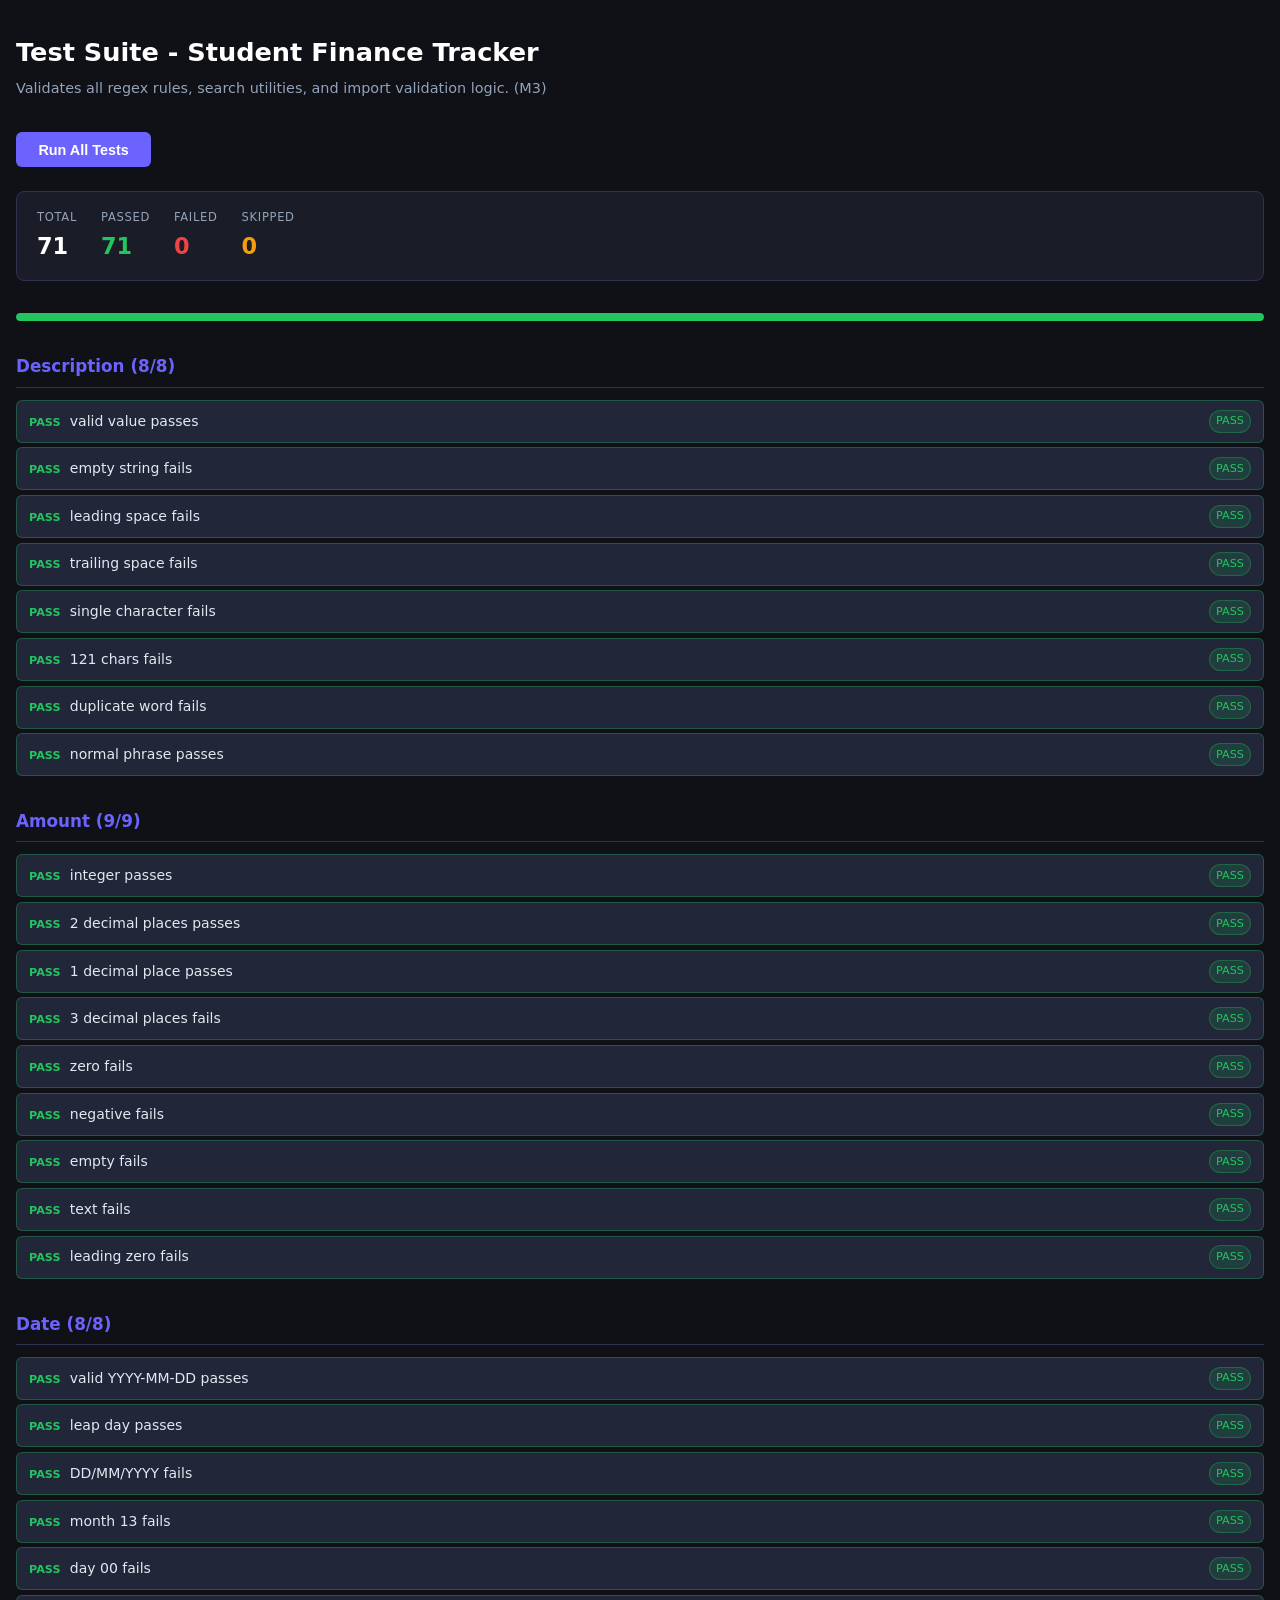
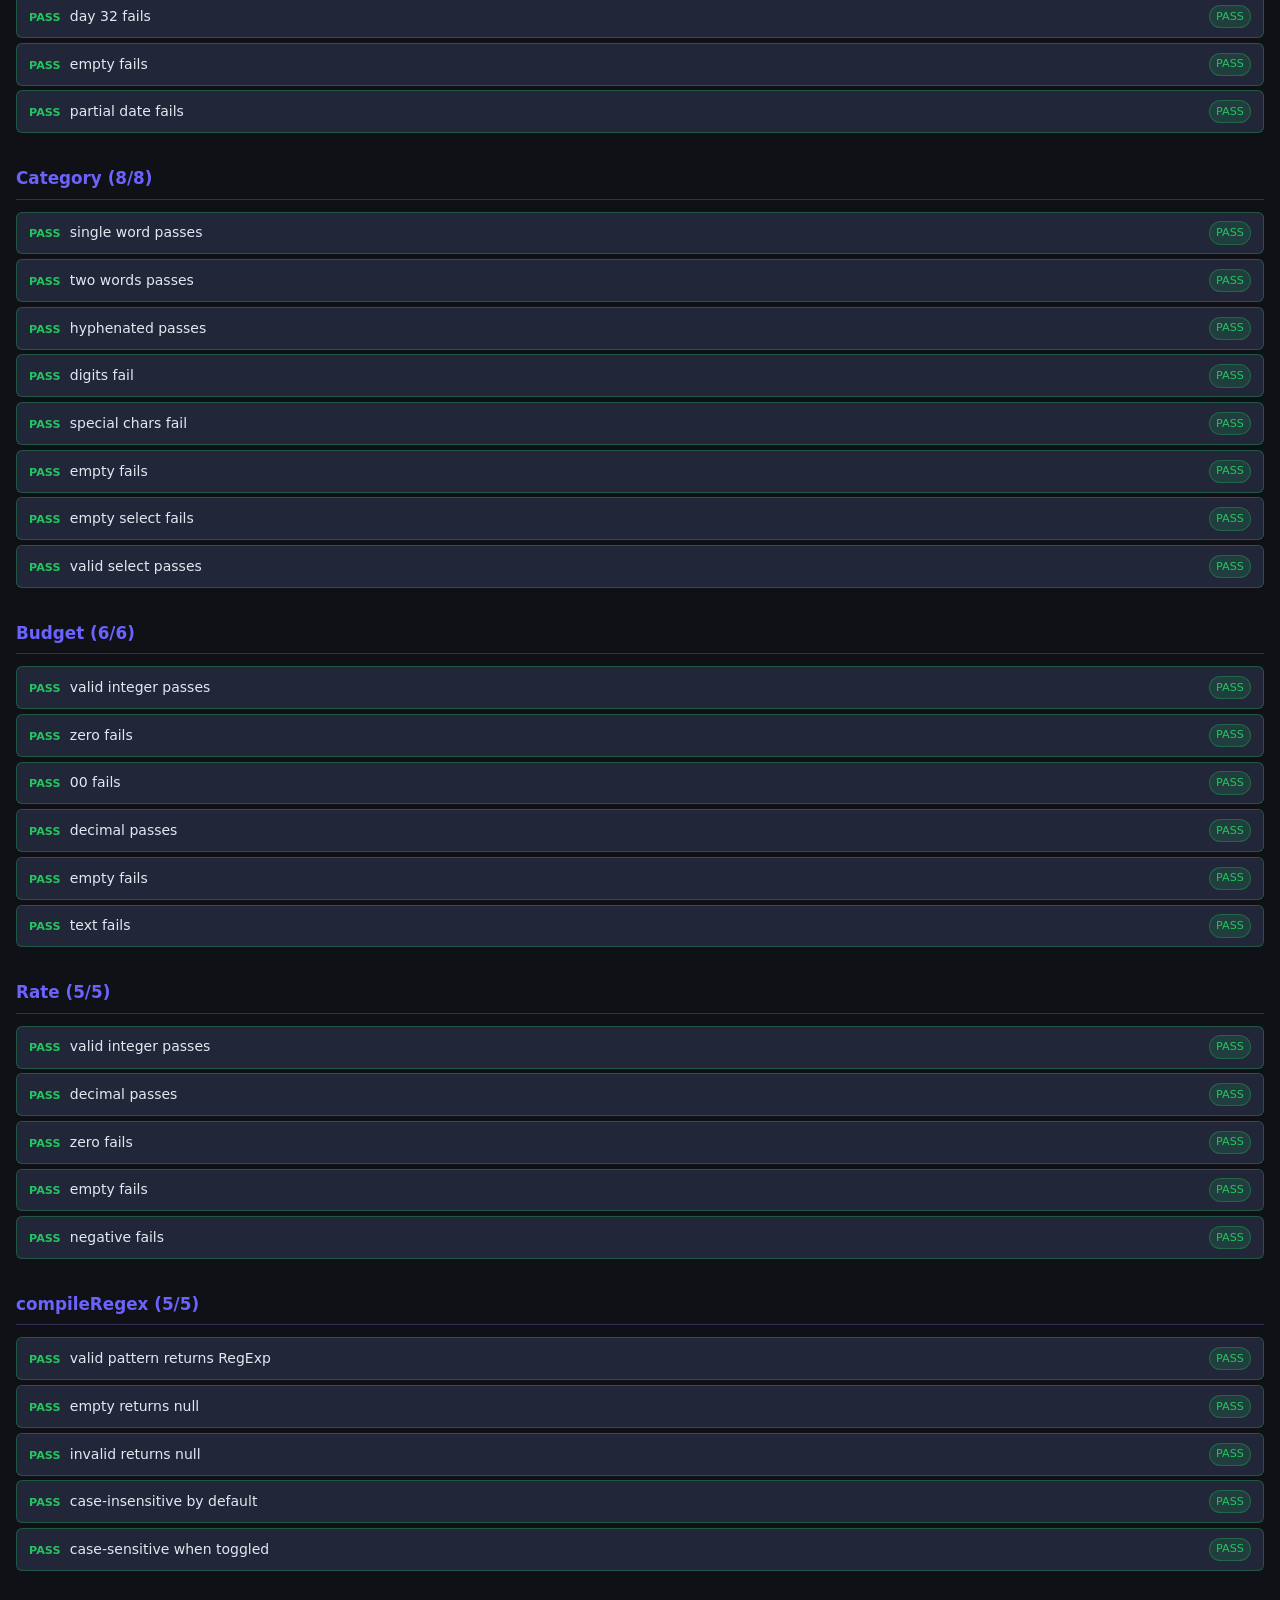
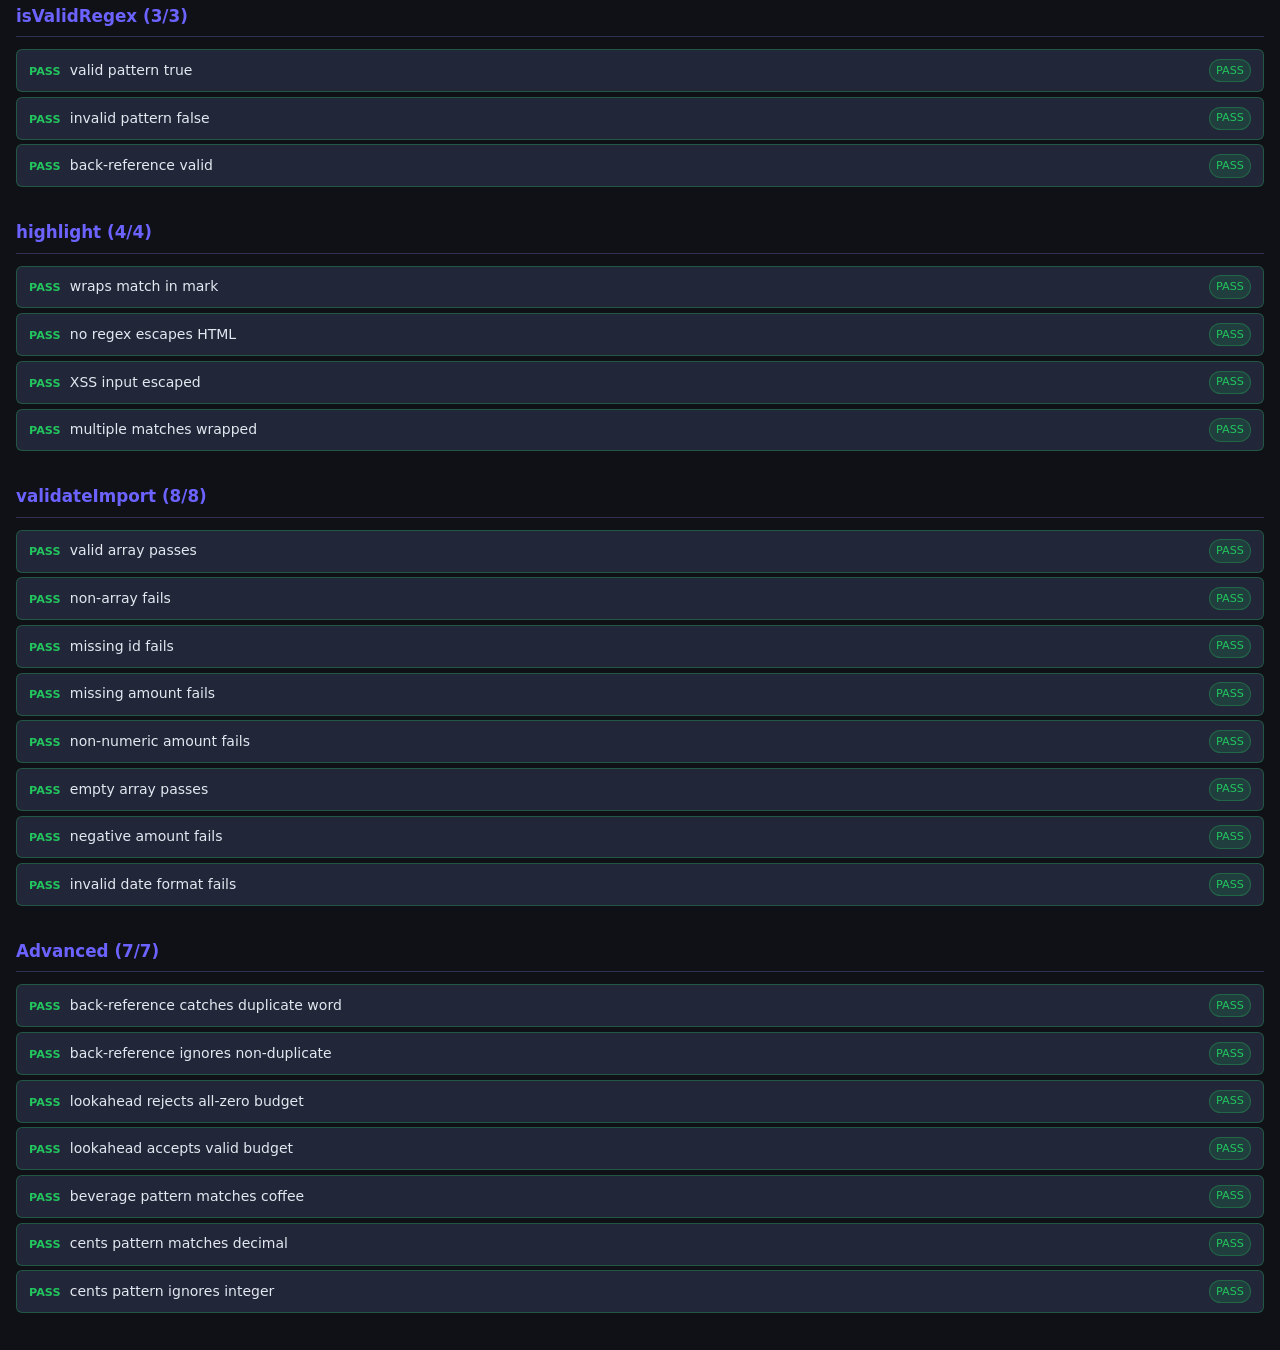
<file: tests.html>
<!DOCTYPE html>
<html lang="en">
<head>
  <meta charset="UTF-8" />
  <meta name="viewport" content="width=device-width, initial-scale=1.0" />
  <title>Tests - Student Finance Tracker</title>
  <style>
    :root {
      --bg:#0f1117;--surface:#1a1d27;--surface2:#222639;--border:#2e3250;
      --accent:#6c63ff;--green:#22c55e;--red:#ef4444;--yellow:#f59e0b;
      --text:#e2e8f0;--muted:#94a3b8;
    }
    *,*::before,*::after{box-sizing:border-box;margin:0;padding:0;}
    body{background:var(--bg);color:var(--text);font-family:system-ui,sans-serif;font-size:15px;line-height:1.6;padding:2rem 1rem;}
    h1{font-size:1.6rem;color:#fff;margin-bottom:.25rem;}
    .subtitle{color:var(--muted);margin-bottom:2rem;font-size:.9rem;}
    h2{font-size:1.05rem;color:var(--accent);margin:2rem 0 .75rem;padding-bottom:.4rem;border-bottom:1px solid var(--border);}
    #summary{display:flex;gap:1.5rem;flex-wrap:wrap;background:var(--surface);border:1px solid var(--border);border-radius:8px;padding:1rem 1.25rem;margin-bottom:2rem;}
    .sum-item{display:flex;flex-direction:column;gap:2px;}
    .sum-label{font-size:.72rem;text-transform:uppercase;letter-spacing:.06em;color:var(--muted);}
    .sum-val{font-size:1.4rem;font-weight:700;color:#fff;}
    #sum-pass{color:var(--green);}#sum-fail{color:var(--red);}#sum-skip{color:var(--yellow);}
    #progress-wrap{height:8px;background:var(--border);border-radius:4px;margin-bottom:2rem;overflow:hidden;}
    #progress-bar{height:100%;width:0%;background:var(--green);border-radius:4px;transition:width .4s ease;}
    .test-row{display:grid;grid-template-columns:1.8rem 1fr auto;gap:.5rem .75rem;align-items:start;padding:.55rem .75rem;border-radius:6px;margin-bottom:.3rem;font-size:.875rem;background:var(--surface2);border:1px solid var(--border);}
    .test-row.pass{border-color:rgba(34,197,94,.3);}
    .test-row.fail{border-color:rgba(239,68,68,.4);background:rgba(239,68,68,.06);}
    .test-row.skip{border-color:rgba(245,158,11,.3);}
    .icon{font-size:1rem;line-height:1.4;}
    .pass .icon::before{content:"PASS";color:var(--green);font-weight:700;font-size:.7rem;}
    .fail .icon::before{content:"FAIL";color:var(--red);font-weight:700;font-size:.7rem;}
    .skip .icon::before{content:"SKIP";color:var(--yellow);font-weight:700;font-size:.7rem;}
    .test-name{color:var(--text);}
    .test-detail{font-size:.78rem;color:var(--muted);grid-column:2;margin-top:1px;}
    .fail .test-detail{color:#fca5a5;}
    .badge{font-size:.7rem;padding:.15em .55em;border-radius:20px;white-space:nowrap;align-self:center;}
    .badge-pass{background:rgba(34,197,94,.15);color:var(--green);border:1px solid rgba(34,197,94,.3);}
    .badge-fail{background:rgba(239,68,68,.15);color:var(--red);border:1px solid rgba(239,68,68,.3);}
    .badge-skip{background:rgba(245,158,11,.15);color:var(--yellow);border:1px solid rgba(245,158,11,.3);}
    #run-btn{background:var(--accent);color:#fff;border:none;border-radius:6px;padding:.6rem 1.4rem;font-size:.9rem;font-weight:600;cursor:pointer;margin-bottom:1.5rem;}
    #run-btn:hover{background:#5a52e0;}
    #output{margin-top:1rem;}
  </style>
</head>
<body>
<h1>Test Suite - Student Finance Tracker</h1>
<p class="subtitle">Validates all regex rules, search utilities, and import validation logic. (M3)</p>
<button id="run-btn">Run All Tests</button>
<div id="summary" aria-live="polite">
  <div class="sum-item"><span class="sum-label">Total</span><span class="sum-val" id="sum-total">-</span></div>
  <div class="sum-item"><span class="sum-label">Passed</span><span class="sum-val" id="sum-pass">-</span></div>
  <div class="sum-item"><span class="sum-label">Failed</span><span class="sum-val" id="sum-fail">-</span></div>
  <div class="sum-item"><span class="sum-label">Skipped</span><span class="sum-val" id="sum-skip">-</span></div>
</div>
<div id="progress-wrap"><div id="progress-bar"></div></div>
<div id="output" role="region" aria-label="Test results"></div>

<script>
/* validators - mirrored from scripts/validators.js */
var RE_DESCRIPTION  = /^\S(?:.*\S)?$/;
var RE_DOUBLE_WORD  = /\b(\w+)\s+\1\b/i;
var RE_AMOUNT       = /^(0|[1-9]\d*)(\.\d{1,2})?$/;
var RE_DATE         = /^\d{4}-(0[1-9]|1[0-2])-(0[1-9]|[12]\d|3[01])$/;
var RE_CATEGORY     = /^[A-Za-z]+(?:[ -][A-Za-z]+)*$/;
var RE_POSITIVE_INT = /^(?!0+$)\d+(\.\d{1,2})?$/;

function validateDescription(val) {
  if (!val || !val.trim()) return 'Description is required.';
  if (!RE_DESCRIPTION.test(val)) return 'No leading or trailing spaces allowed.';
  if (RE_DOUBLE_WORD.test(val)) return 'Duplicate consecutive word detected.';
  if (val.length < 2) return 'Description must be at least 2 characters.';
  if (val.length > 120) return 'Description must be 120 characters or fewer.';
  return null;
}
function validateAmount(val) {
  if (!val || !val.trim()) return 'Amount is required.';
  if (!RE_AMOUNT.test(val.trim())) return 'Enter a valid positive number.';
  if (parseFloat(val) <= 0) return 'Amount must be greater than 0.';
  return null;
}
function validateDate(val) {
  if (!val) return 'Date is required.';
  if (!RE_DATE.test(val)) return 'Use format YYYY-MM-DD.';
  return null;
}
function validateCategory(val) {
  if (!val || val === '') return 'Please select a category.';
  return null;
}
function validateCategoryName(val) {
  if (!val || !val.trim()) return 'Category name is required.';
  if (!RE_CATEGORY.test(val.trim())) return 'Only letters, spaces, and hyphens allowed.';
  if (val.length > 30) return 'Category name must be 30 characters or fewer.';
  return null;
}
function validateBudget(val) {
  if (!val || !val.trim()) return 'Please enter a budget amount.';
  if (!RE_POSITIVE_INT.test(val.trim())) return 'Enter a valid positive number.';
  return null;
}
function validateRate(val) {
  if (!val || !val.trim()) return 'Required.';
  if (!RE_POSITIVE_INT.test(val.trim())) return 'Enter a valid positive rate.';
  return null;
}

/* search - mirrored from scripts/search.js */
function compileRegex(input, caseInsensitive) {
  if (caseInsensitive === undefined) caseInsensitive = true;
  if (!input || !input.trim()) return null;
  try {
    return new RegExp(input.trim(), caseInsensitive ? 'i' : '');
  } catch(e) {
    return null;
  }
}
function isValidRegex(input) {
  try { new RegExp(input); return true; } catch(e) { return false; }
}
function highlight(text, re) {
  var str = String(text);
  if (!re) {
    return str.replace(/&/g,'&amp;').replace(/</g,'&lt;').replace(/>/g,'&gt;').replace(/"/g,'&quot;');
  }
  try {
    var flags = re.flags.indexOf('g') >= 0 ? re.flags : re.flags + 'g';
    var globalRe = new RegExp(re.source, flags);
    var result = '', last = 0;
    str.replace(globalRe, function(m, offset) {
      result += str.slice(last, offset).replace(/&/g,'&amp;').replace(/</g,'&lt;').replace(/>/g,'&gt;');
      result += '<mark>' + m.replace(/&/g,'&amp;').replace(/</g,'&lt;').replace(/>/g,'&gt;') + '</mark>';
      last = offset + m.length;
    });
    result += str.slice(last).replace(/&/g,'&amp;').replace(/</g,'&lt;').replace(/>/g,'&gt;');
    return result;
  } catch(e) {
    return str.replace(/&/g,'&amp;').replace(/</g,'&lt;').replace(/>/g,'&gt;');
  }
}

/* import validation */
var RE_IMPORT_DATE = /^\d{4}-(0[1-9]|1[0-2])-(0[1-9]|[12]\d|3[01])$/;

function validateImport(data) {
  if (!Array.isArray(data)) return 'Root must be a JSON array.';
  var required = ['id','description','amount','category','date'];
  for (var i = 0; i < data.length; i++) {
    var r = data[i];
    if (typeof r !== 'object' || r === null) return 'Item ' + i + ' is not an object.';
    for (var k = 0; k < required.length; k++) {
      if (!(required[k] in r)) return 'Item ' + i + ' is missing field ' + required[k];
    }
    var amount = parseFloat(r.amount);
    if (isNaN(amount)) return 'Item ' + i + ' has an invalid amount.';
    if (amount <= 0) return 'Item ' + i + ' has an invalid amount (must be greater than 0).';
    if (!RE_IMPORT_DATE.test(r.date)) return 'Item ' + i + ' has an invalid date (use YYYY-MM-DD).';
  }
  return null;
}

/* harness */
var results = [];
function assert(condition) { return { pass: !!condition, detail: '' }; }

function runTests() {
  results = [];
  function expect(desc, fn) {
    try {
      var r = fn();
      results.push({ description: desc, pass: r.pass, detail: r.detail, skipped: false });
    } catch(e) {
      results.push({ description: desc, pass: false, detail: 'Threw: ' + e.message, skipped: false });
    }
  }

  /* GROUP 1: Description */
  expect('Description: valid value passes', function() { return assert(validateDescription('Lunch at cafeteria') === null); });
  expect('Description: empty string fails', function() { return assert(validateDescription('') !== null); });
  expect('Description: leading space fails', function() { return assert(validateDescription(' Lunch') !== null); });
  expect('Description: trailing space fails', function() { return assert(validateDescription('Lunch ') !== null); });
  expect('Description: single character fails', function() { return assert(validateDescription('A') !== null); });
  expect('Description: 121 chars fails', function() { return assert(validateDescription('A'.repeat(121)) !== null); });
  expect('Description: duplicate word fails', function() { return assert(validateDescription('the the book') !== null); });
  expect('Description: normal phrase passes', function() { return assert(validateDescription('the book') === null); });

  /* GROUP 2: Amount */
  expect('Amount: integer passes', function() { return assert(validateAmount('1500') === null); });
  expect('Amount: 2 decimal places passes', function() { return assert(validateAmount('1500.50') === null); });
  expect('Amount: 1 decimal place passes', function() { return assert(validateAmount('500.5') === null); });
  expect('Amount: 3 decimal places fails', function() { return assert(validateAmount('1500.999') !== null); });
  expect('Amount: zero fails', function() { return assert(validateAmount('0') !== null); });
  expect('Amount: negative fails', function() { return assert(validateAmount('-100') !== null); });
  expect('Amount: empty fails', function() { return assert(validateAmount('') !== null); });
  expect('Amount: text fails', function() { return assert(validateAmount('abc') !== null); });
  expect('Amount: leading zero fails', function() { return assert(validateAmount('01500') !== null); });

  /* GROUP 3: Date */
  expect('Date: valid YYYY-MM-DD passes', function() { return assert(validateDate('2025-09-29') === null); });
  expect('Date: leap day passes', function() { return assert(validateDate('2024-02-29') === null); });
  expect('Date: DD/MM/YYYY fails', function() { return assert(validateDate('29/09/2025') !== null); });
  expect('Date: month 13 fails', function() { return assert(validateDate('2025-13-01') !== null); });
  expect('Date: day 00 fails', function() { return assert(validateDate('2025-09-00') !== null); });
  expect('Date: day 32 fails', function() { return assert(validateDate('2025-09-32') !== null); });
  expect('Date: empty fails', function() { return assert(validateDate('') !== null); });
  expect('Date: partial date fails', function() { return assert(validateDate('2025-09') !== null); });

  /* GROUP 4: Category */
  expect('Category: single word passes', function() { return assert(validateCategoryName('Food') === null); });
  expect('Category: two words passes', function() { return assert(validateCategoryName('School Fees') === null); });
  expect('Category: hyphenated passes', function() { return assert(validateCategoryName('Non-Academic') === null); });
  expect('Category: digits fail', function() { return assert(validateCategoryName('Food2') !== null); });
  expect('Category: special chars fail', function() { return assert(validateCategoryName('Food!') !== null); });
  expect('Category: empty fails', function() { return assert(validateCategoryName('') !== null); });
  expect('Category: empty select fails', function() { return assert(validateCategory('') !== null); });
  expect('Category: valid select passes', function() { return assert(validateCategory('Food') === null); });

  /* GROUP 5: Budget and Rate */
  expect('Budget: valid integer passes', function() { return assert(validateBudget('100000') === null); });
  expect('Budget: zero fails', function() { return assert(validateBudget('0') !== null); });
  expect('Budget: 00 fails', function() { return assert(validateBudget('00') !== null); });
  expect('Budget: decimal passes', function() { return assert(validateBudget('99.99') === null); });
  expect('Budget: empty fails', function() { return assert(validateBudget('') !== null); });
  expect('Budget: text fails', function() { return assert(validateBudget('abc') !== null); });
  expect('Rate: valid integer passes', function() { return assert(validateRate('1320') === null); });
  expect('Rate: decimal passes', function() { return assert(validateRate('1320.50') === null); });
  expect('Rate: zero fails', function() { return assert(validateRate('0') !== null); });
  expect('Rate: empty fails', function() { return assert(validateRate('') !== null); });
  expect('Rate: negative fails', function() { return assert(validateRate('-100') !== null); });

  /* GROUP 6: compileRegex */
  expect('compileRegex: valid pattern returns RegExp', function() { return assert(compileRegex('coffee|tea') instanceof RegExp); });
  expect('compileRegex: empty returns null', function() { return assert(compileRegex('') === null); });
  expect('compileRegex: invalid returns null', function() { return assert(compileRegex('[invalid') === null); });
  expect('compileRegex: case-insensitive by default', function() { return assert(compileRegex('food').flags.indexOf('i') >= 0); });
  expect('compileRegex: case-sensitive when toggled', function() { return assert(compileRegex('food', false).flags.indexOf('i') < 0); });

  /* GROUP 7: isValidRegex */
  expect('isValidRegex: valid pattern true', function() { return assert(isValidRegex('\\d{4}') === true); });
  expect('isValidRegex: invalid pattern false', function() { return assert(isValidRegex('[broken') === false); });
  expect('isValidRegex: back-reference valid', function() { return assert(isValidRegex('\\b(\\w+)\\s+\\1\\b') === true); });

  /* GROUP 8: highlight */
  expect('highlight: wraps match in mark', function() {
    return assert(highlight('Coffee with friends', compileRegex('coffee')).indexOf('<mark>') >= 0);
  });
  expect('highlight: no regex escapes HTML', function() {
    var out = highlight('Lunch <test>', null);
    return assert(out.indexOf('&lt;') >= 0 && out.indexOf('<mark>') < 0);
  });
  expect('highlight: XSS input escaped', function() {
    var out = highlight('<b>bold</b>', compileRegex('bold'));
    return assert(out.indexOf('<b>') < 0);
  });
  expect('highlight: multiple matches wrapped', function() {
    var out = highlight('the cat and the dog', compileRegex('the'));
    var count = out.split('<mark>').length - 1;
    return assert(count === 2);
  });

  /* GROUP 9: validateImport */
  expect('validateImport: valid array passes', function() {
    return assert(validateImport([{id:'r1',description:'Lunch',amount:1500,category:'Food',date:'2025-09-01'}]) === null);
  });
  expect('validateImport: non-array fails', function() { return assert(validateImport({}) !== null); });
  expect('validateImport: missing id fails', function() {
    return assert(validateImport([{description:'Lunch',amount:1500,category:'Food',date:'2025-09-01'}]) !== null);
  });
  expect('validateImport: missing amount fails', function() {
    return assert(validateImport([{id:'r1',description:'Lunch',category:'Food',date:'2025-09-01'}]) !== null);
  });
  expect('validateImport: non-numeric amount fails', function() {
    return assert(validateImport([{id:'r1',description:'Lunch',amount:'abc',category:'Food',date:'2025-09-01'}]) !== null);
  });
  expect('validateImport: empty array passes', function() { return assert(validateImport([]) === null); });
  expect('validateImport: negative amount fails', function() {
    return assert(validateImport([{id:'r1',description:'Lunch',amount:-5,category:'Food',date:'2025-09-01'}]) !== null);
  });
  expect('validateImport: invalid date format fails', function() {
    return assert(validateImport([{id:'r1',description:'Lunch',amount:1500,category:'Food',date:'29/09/2025'}]) !== null);
  });

  /* GROUP 10: Advanced regex */
  expect('Advanced: back-reference catches duplicate word', function() {
    return assert(/\b(\w+)\s+\1\b/i.test('the the book'));
  });
  expect('Advanced: back-reference ignores non-duplicate', function() {
    return assert(!/\b(\w+)\s+\1\b/i.test('the book'));
  });
  expect('Advanced: lookahead rejects all-zero budget', function() {
    return assert(!/^(?!0+$)\d+(\.\d{1,2})?$/.test('000'));
  });
  expect('Advanced: lookahead accepts valid budget', function() {
    return assert(/^(?!0+$)\d+(\.\d{1,2})?$/.test('50000'));
  });
  expect('Advanced: beverage pattern matches coffee', function() {
    return assert(/(coffee|tea)/i.test('Coffee with friends'));
  });
  expect('Advanced: cents pattern matches decimal', function() {
    return assert(/\.\d{2}\b/.test('1500.50'));
  });
  expect('Advanced: cents pattern ignores integer', function() {
    return assert(!/\.\d{2}\b/.test('1500'));
  });
}

function esc(s) {
  return String(s).replace(/&/g,'&amp;').replace(/</g,'&lt;').replace(/>/g,'&gt;');
}

function render() {
  var output = document.getElementById('output');
  output.innerHTML = '';
  var pass  = 0, fail = 0, skip = 0;
  for (var i = 0; i < results.length; i++) {
    if (results[i].skipped) skip++;
    else if (results[i].pass) pass++;
    else fail++;
  }
  var total = results.length;
  document.getElementById('sum-total').textContent = total;
  document.getElementById('sum-pass').textContent  = pass;
  document.getElementById('sum-fail').textContent  = fail;
  document.getElementById('sum-skip').textContent  = skip;
  document.getElementById('progress-bar').style.width = total > 0 ? Math.round((pass/total)*100) + '%' : '0%';
  document.getElementById('progress-bar').style.background = fail > 0 ? 'linear-gradient(90deg,#22c55e,#f59e0b)' : '#22c55e';

  var groups = {};
  for (var j = 0; j < results.length; j++) {
    var g = results[j].description.split(':')[0].trim();
    if (!groups[g]) groups[g] = [];
    groups[g].push(results[j]);
  }

  var groupKeys = Object.keys(groups);
  for (var gi = 0; gi < groupKeys.length; gi++) {
    var group = groupKeys[gi];
    var tests = groups[group];
    var gPass = 0;
    for (var ti = 0; ti < tests.length; ti++) { if (tests[ti].pass) gPass++; }
    var h2 = document.createElement('h2');
    h2.textContent = group + ' (' + gPass + '/' + tests.length + ')';
    output.appendChild(h2);
    for (var ti2 = 0; ti2 < tests.length; ti2++) {
      var t = tests[ti2];
      var cls        = t.skipped ? 'skip' : t.pass ? 'pass' : 'fail';
      var badgeClass = t.skipped ? 'badge-skip' : t.pass ? 'badge-pass' : 'badge-fail';
      var badgeText  = t.skipped ? 'SKIP' : t.pass ? 'PASS' : 'FAIL';
      var label      = t.description.split(':').slice(1).join(':').trim();
      var row = document.createElement('div');
      row.className = 'test-row ' + cls;
      row.innerHTML = '<span class="icon"></span>' +
        '<span class="test-name">' + esc(label) + '</span>' +
        '<span class="badge ' + badgeClass + '">' + badgeText + '</span>' +
        (t.detail ? '<span class="test-detail">' + esc(t.detail) + '</span>' : '');
      output.appendChild(row);
    }
  }
}

document.getElementById('run-btn').addEventListener('click', function() {
  document.getElementById('progress-bar').style.width = '0%';
  runTests();
  render();
});

runTests();
render();
</script>
</body>
</html>
</file>
